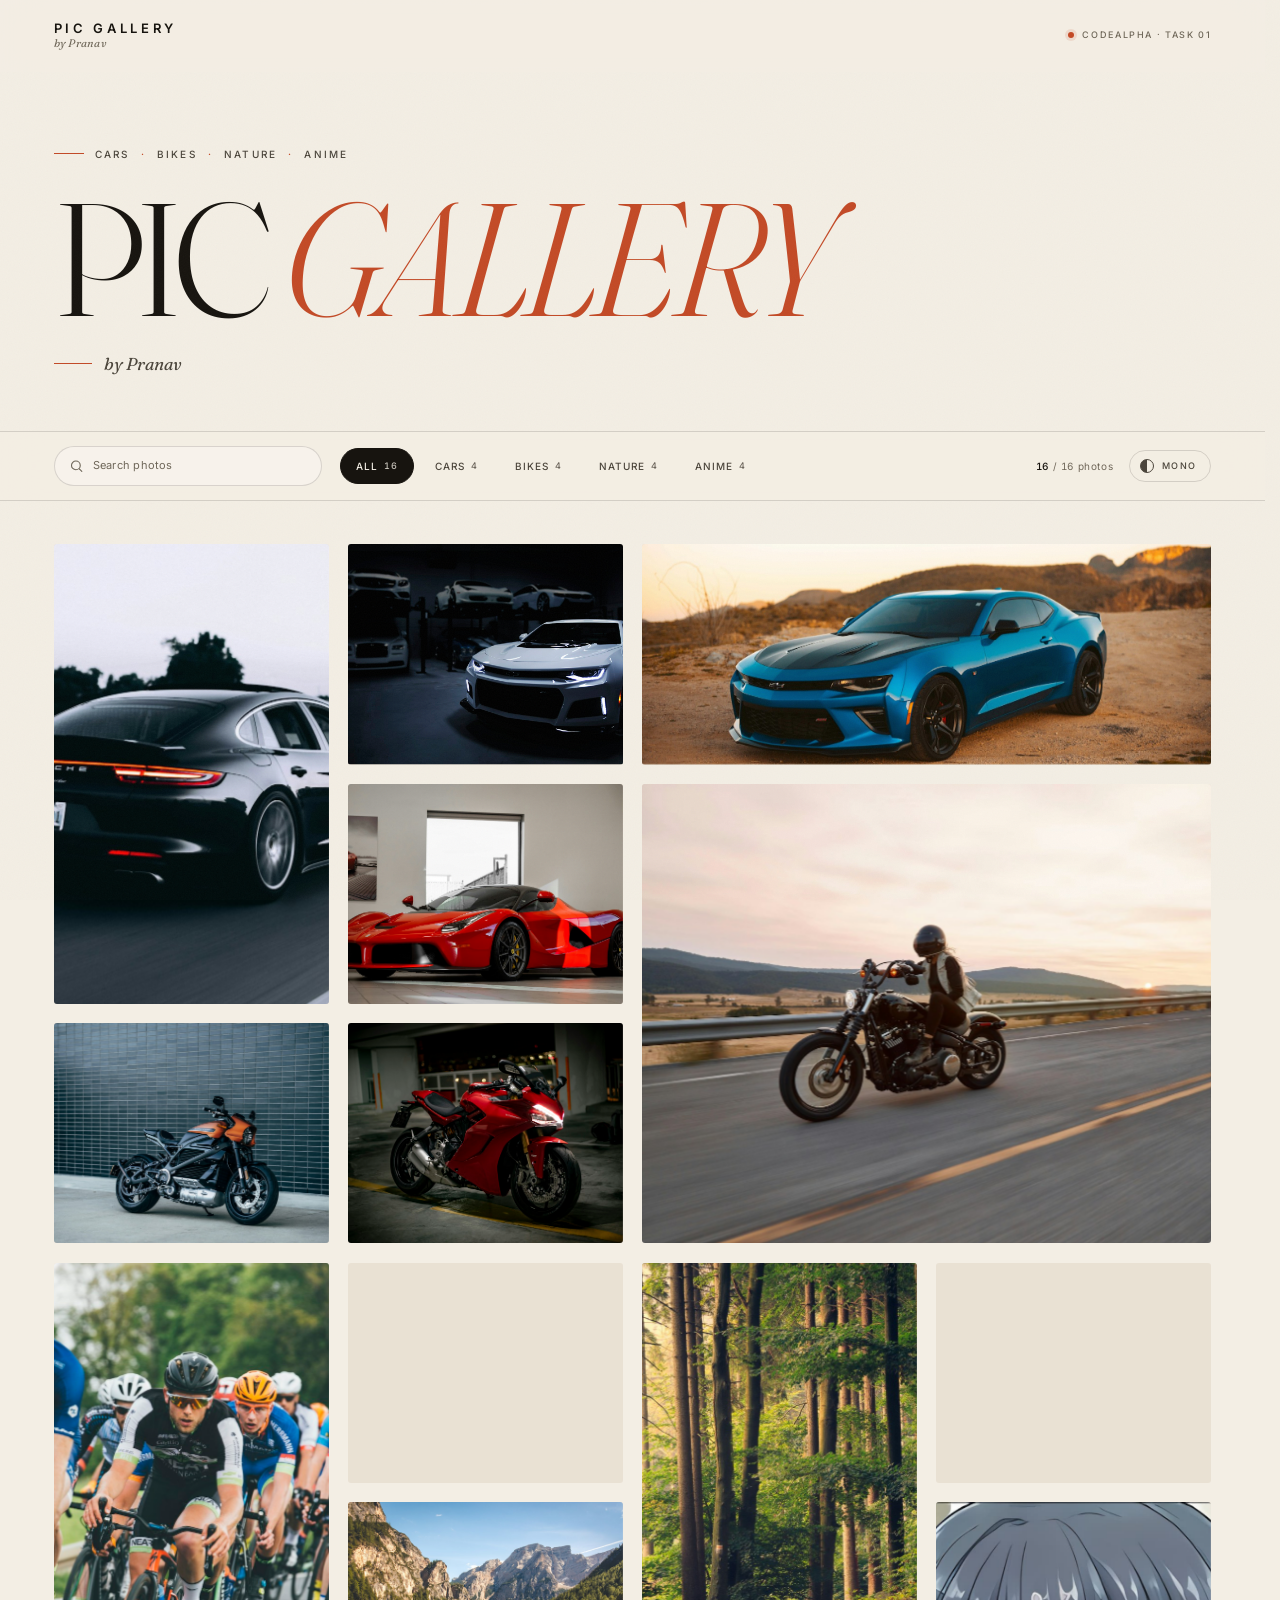
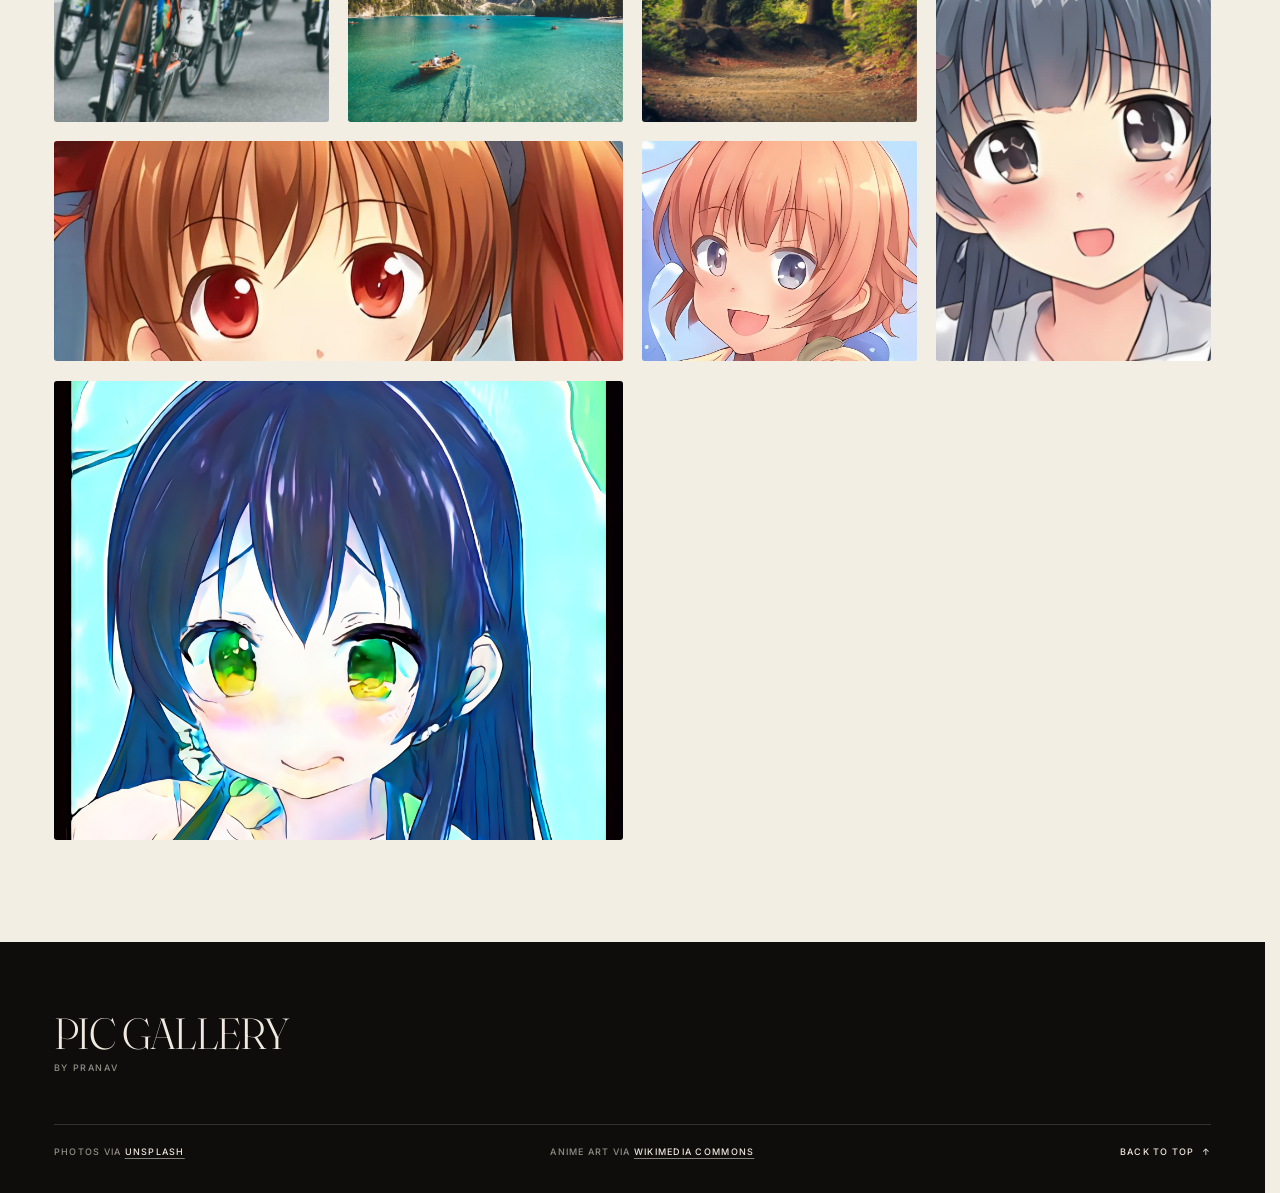
<file: index.html>
<!DOCTYPE html>
<html lang="en">
<head>
  <meta charset="UTF-8">
  <meta name="viewport" content="width=device-width, initial-scale=1">
  <meta name="description" content="PIC GALLERY by Pranav — a clean image gallery of cars, bikes, nature and anime. CodeAlpha Task 01.">
  <meta name="theme-color" content="#f3eee4">
  <title>PIC GALLERY — by Pranav</title>

  <link rel="icon" href="assets/favicon.svg" type="image/svg+xml">
  <link rel="preload" href="assets/fonts/fraunces-normal.woff2" as="font" type="font/woff2" crossorigin>
  <link rel="preload" href="assets/fonts/inter-normal.woff2" as="font" type="font/woff2" crossorigin>
  <link rel="stylesheet" href="css/style.css">
</head>
<body id="top">
  <a class="skip-link" href="#gallery">Skip to the gallery</a>

  <header class="site-header">
    <a class="brand" href="#top">
      <span class="brand__name">PIC GALLERY</span>
      <span class="brand__by">by Pranav</span>
    </a>
    <p class="header-meta">
      <span class="header-meta__dot" aria-hidden="true"></span>
      CodeAlpha · Task 01
    </p>
  </header>

  <main>
    <section class="hero" aria-labelledby="hero-title">
      <p class="eyebrow">Cars <span class="eyebrow__dot" aria-hidden="true">·</span> Bikes <span class="eyebrow__dot" aria-hidden="true">·</span> Nature <span class="eyebrow__dot" aria-hidden="true">·</span> Anime</p>
      <h1 class="hero__title" id="hero-title">PIC <em>GALLERY</em></h1>
      <p class="hero__by">by Pranav</p>
    </section>

    <section class="gallery" id="gallery" aria-labelledby="gallery-title">
      <h2 class="sr-only" id="gallery-title">Photo gallery</h2>

      <div class="toolbar">
        <div class="container toolbar__inner">
          <form class="search" id="searchForm" role="search" aria-label="Search photos">
            <span class="search__icon" aria-hidden="true">
              <svg width="15" height="15" viewBox="0 0 24 24" fill="none" stroke="currentColor" stroke-width="1.8" stroke-linecap="round"><circle cx="11" cy="11" r="7"/><path d="m16.5 16.5 4 4"/></svg>
            </span>
            <input
              class="search__input"
              id="searchInput"
              type="search"
              placeholder="Search photos"
              autocomplete="off"
              spellcheck="false"
              aria-label="Search photos by title, category or keyword"
            >
            <button class="search__clear" id="searchClear" type="button" aria-label="Clear search" hidden>
              <svg width="13" height="13" viewBox="0 0 24 24" fill="none" stroke="currentColor" stroke-width="1.8" stroke-linecap="round" aria-hidden="true"><path d="M5 5l14 14M19 5L5 19"/></svg>
            </button>
          </form>

          <div class="filters" id="filters" role="group" aria-label="Filter images by category">
            <button class="chip is-active" type="button" data-filter="all" aria-pressed="true">
              All <span class="chip__count">16</span>
            </button>
            <button class="chip" type="button" data-filter="cars" aria-pressed="false">
              Cars <span class="chip__count">4</span>
            </button>
            <button class="chip" type="button" data-filter="bikes" aria-pressed="false">
              Bikes <span class="chip__count">4</span>
            </button>
            <button class="chip" type="button" data-filter="nature" aria-pressed="false">
              Nature <span class="chip__count">4</span>
            </button>
            <button class="chip" type="button" data-filter="anime" aria-pressed="false">
              Anime <span class="chip__count">4</span>
            </button>
          </div>

          <div class="toolbar__end">
            <p class="frame-count">
              <span class="frame-count__current" id="visibleCount">16</span>
              <span class="frame-count__total"> / 16 photos</span>
            </p>
            <button class="mono" id="monoToggle" type="button" aria-pressed="false" aria-label="Toggle monochrome image filter">
              <span class="mono__dot" aria-hidden="true"></span>
              <span class="mono__text">Mono</span>
            </button>
          </div>
        </div>
      </div>

      <div class="container">
        <div class="grid" id="grid"></div>

        <div class="empty" id="emptyState" hidden>
          <span class="empty__icon" aria-hidden="true">
            <svg width="26" height="26" viewBox="0 0 24 24" fill="none" stroke="currentColor" stroke-width="1.4" stroke-linecap="round"><circle cx="11" cy="11" r="7"/><path d="m16.5 16.5 4 4"/></svg>
          </span>
          <p class="empty__title">No photos found</p>
          <p class="empty__text">Try a different word or category.</p>
          <button class="empty__reset" id="emptyReset" type="button">Clear search</button>
        </div>

        <p class="sr-only" id="searchStatus" aria-live="polite">16 photos</p>

        <noscript>
          <p class="no-js">This gallery is rendered with JavaScript. Please enable it to view the images.</p>
        </noscript>
      </div>
    </section>
  </main>

  <footer class="site-footer">
    <div class="footer__inner">
      <p class="footer__brand">PIC GALLERY<span>by Pranav</span></p>
      <div class="footer__row">
        <span>Photos via <a href="https://unsplash.com" target="_blank" rel="noopener noreferrer">Unsplash</a></span>
        <span>Anime art via <a href="https://commons.wikimedia.org" target="_blank" rel="noopener noreferrer">Wikimedia Commons</a></span>
        <a class="footer__top" href="#top">Back to top <span aria-hidden="true">↑</span></a>
      </div>
    </div>
  </footer>

  <!-- Lightbox -->
  <div class="lightbox" id="lightbox" role="dialog" aria-modal="true" aria-labelledby="lbTitle" hidden>
    <span class="lightbox__progress" aria-hidden="true"><span id="lbProgress"></span></span>

    <div class="lightbox__panel">
      <div class="lightbox__top">
        <div class="lightbox__id">
          <span class="lightbox__counter" id="lbCounter" aria-live="polite">01 / 16</span>
          <span class="lightbox__collection" id="lbCollection">Cars</span>
        </div>

        <p class="lightbox__hint">Use&nbsp;←&nbsp;→&nbsp;to browse&nbsp;·&nbsp;Esc&nbsp;to close</p>

        <button class="lightbox__close" id="lbClose" type="button" aria-label="Close image viewer">
          <svg width="17" height="17" viewBox="0 0 24 24" fill="none" stroke="currentColor" stroke-width="1.6" stroke-linecap="round" aria-hidden="true">
            <path d="M5 5l14 14M19 5L5 19"/>
          </svg>
        </button>
      </div>

      <div class="lightbox__viewer" id="lbViewer">
        <button class="lightbox__nav lightbox__nav--prev" id="lbPrev" type="button" aria-label="Previous image">
          <svg width="20" height="20" viewBox="0 0 24 24" fill="none" stroke="currentColor" stroke-width="1.5" stroke-linecap="round" stroke-linejoin="round" aria-hidden="true">
            <path d="M15 5l-7 7 7 7"/>
          </svg>
        </button>

        <figure class="lightbox__figure" id="lbFigure">
          <img class="lightbox__img" id="lbImage" alt="" draggable="false" decoding="async">
        </figure>

        <button class="lightbox__nav lightbox__nav--next" id="lbNext" type="button" aria-label="Next image">
          <svg width="20" height="20" viewBox="0 0 24 24" fill="none" stroke="currentColor" stroke-width="1.5" stroke-linecap="round" stroke-linejoin="round" aria-hidden="true">
            <path d="M9 5l7 7-7 7"/>
          </svg>
        </button>
      </div>

      <div class="lightbox__bottom">
        <div class="lightbox__info">
          <p class="lightbox__meta" id="lbMeta">Alps, Switzerland · 2026</p>
          <h2 class="lightbox__title" id="lbTitle">Night Drive</h2>
        </div>

        <div class="lightbox__film" id="lbFilm" role="group" aria-label="Images in this category"></div>
      </div>
    </div>
  </div>

  <script src="js/app.js"></script>
</body>
</html>
</file>
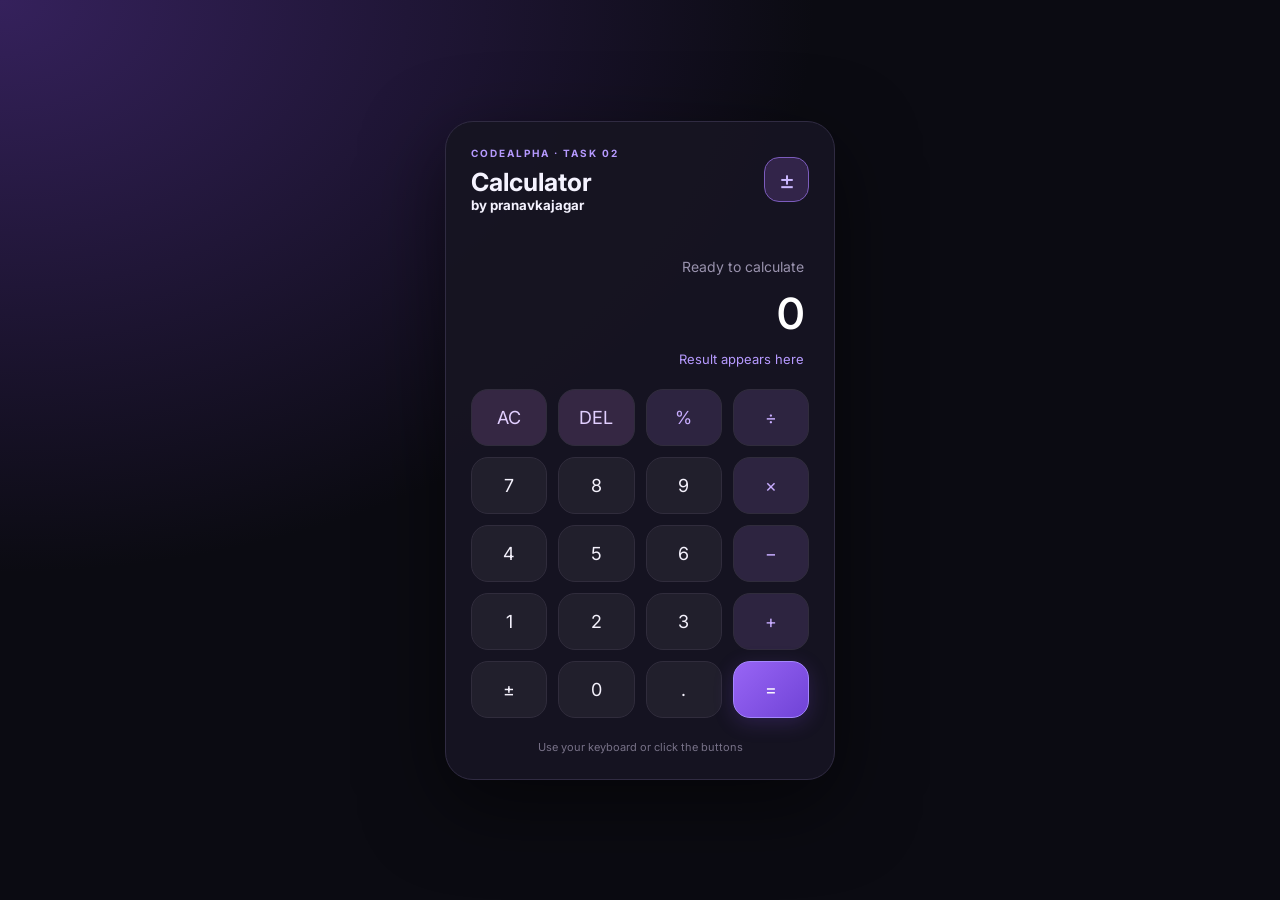
<file: Task-02-Calculator/index.html>
<!DOCTYPE html>
<html lang="en">
<head>
    <meta charset="UTF-8">
    <meta name="viewport" content="width=device-width, initial-scale=1.0">
    <title>Calculator | CodeAlpha Task 2</title>
    <link rel="stylesheet" href="style.css">
</head>
<body>
    <main class="calculator">
        <header class="header">
            <div>
                <p class="tag">CODEALPHA · TASK 02</p>
                <h1>Calculator</h1>
		<h5>by pranavkajagar</h5>
            </div>
            <div class="logo">±</div>
        </header>

        <section class="screen">
            <div id="expression" class="expression">Ready to calculate</div>
            <div id="display" class="display">0</div>
            <div id="result" class="result">Result appears here</div>
        </section>

        <section class="buttons">
            <button class="utility" data-action="clear">AC</button>
            <button class="utility" data-action="delete">DEL</button>
            <button class="operator" data-value="%">%</button>
            <button class="operator" data-value="/">÷</button>

            <button data-value="7">7</button>
            <button data-value="8">8</button>
            <button data-value="9">9</button>
            <button class="operator" data-value="*">×</button>

            <button data-value="4">4</button>
            <button data-value="5">5</button>
            <button data-value="6">6</button>
            <button class="operator" data-value="-">−</button>

            <button data-value="1">1</button>
            <button data-value="2">2</button>
            <button data-value="3">3</button>
            <button class="operator" data-value="+">+</button>

            <button data-action="sign">±</button>
            <button data-value="0">0</button>
            <button data-value=".">.</button>
            <button class="equals" data-action="equals">=</button>
        </section>

        <footer>Use your keyboard or click the buttons</footer>
    </main>

    <script src="script.js"></script>
</body>
</html>
</file>
<file: css/style.css>
/* =========================================================
   PIC GALLERY — by Pranav
   CodeAlpha · Task 01
   ========================================================= */

/* ---------- Fonts ---------- */
@font-face {
  font-family: "Fraunces";
  src: url("../assets/fonts/fraunces-normal.woff2") format("woff2");
  font-weight: 300 700;
  font-style: normal;
  font-display: swap;
}

@font-face {
  font-family: "Fraunces";
  src: url("../assets/fonts/fraunces-italic.woff2") format("woff2");
  font-weight: 300 700;
  font-style: italic;
  font-display: swap;
}

@font-face {
  font-family: "Inter";
  src: url("../assets/fonts/inter-normal.woff2") format("woff2");
  font-weight: 300 600;
  font-style: normal;
  font-display: swap;
}

/* ---------- Tokens ---------- */
:root {
  --paper: #f3eee4;
  --paper-soft: #e9e1d3;
  --ink: #17140f;
  --ink-2: #4b453b;
  --muted: #6f6759;
  --line: rgba(23, 20, 15, 0.14);
  --line-strong: rgba(23, 20, 15, 0.3);
  --accent: #c34a26;
  --accent-soft: #e9b7a4;
  --night: #0e0d0b;
  --cream: #efe9df;

  --header-h: 72px;
  --pad: clamp(20px, 4.2vw, 68px);
  --max: 1560px;
  --gap: clamp(12px, 1.5vw, 22px);
  --radius: 3px;

  --ease: cubic-bezier(0.25, 0.7, 0.3, 1);
  --ease-out: cubic-bezier(0.16, 1, 0.3, 1);

  --serif: "Fraunces", "Iowan Old Style", "Palatino Linotype", Georgia, serif;
  --sans: "Inter", -apple-system, BlinkMacSystemFont, "Segoe UI", Helvetica, Arial, sans-serif;
}

/* ---------- Reset ---------- */
*,
*::before,
*::after {
  box-sizing: border-box;
}

* {
  margin: 0;
  padding: 0;
}

html {
  scroll-behavior: smooth;
  scrollbar-gutter: stable;
  -webkit-text-size-adjust: 100%;
}

body {
  background: var(--paper);
  color: var(--ink);
  font-family: var(--sans);
  font-size: 16px;
  font-weight: 400;
  line-height: 1.6;
  -webkit-font-smoothing: antialiased;
  -moz-osx-font-smoothing: grayscale;
  overflow-x: hidden;
}

body.is-locked {
  overflow: hidden;
}

img {
  display: block;
  max-width: 100%;
}

button,
input {
  font: inherit;
  color: inherit;
}

button {
  background: none;
  border: 0;
}

a {
  color: inherit;
}

h1,
h2,
h3 {
  font-weight: inherit;
}

[hidden] {
  display: none !important;
}

::selection {
  background: var(--accent);
  color: #fff;
}

:focus-visible {
  outline: 2px solid var(--accent);
  outline-offset: 3px;
}

/* Very subtle film grain over the whole page */
body::after {
  content: "";
  position: fixed;
  inset: 0;
  z-index: 2;
  pointer-events: none;
  opacity: 0.032;
  background-image: url("data:image/svg+xml,%3Csvg xmlns='http://www.w3.org/2000/svg' width='220' height='220'%3E%3Cfilter id='n'%3E%3CfeTurbulence type='fractalNoise' baseFrequency='0.82' numOctaves='3' stitchTiles='stitch'/%3E%3C/filter%3E%3Crect width='100%25' height='100%25' filter='url(%23n)'/%3E%3C/svg%3E");
}

/* ---------- Utilities ---------- */
.container {
  width: 100%;
  max-width: var(--max);
  margin-inline: auto;
  padding-inline: var(--pad);
}

.sr-only {
  position: absolute;
  width: 1px;
  height: 1px;
  padding: 0;
  margin: -1px;
  overflow: hidden;
  clip: rect(0 0 0 0);
  white-space: nowrap;
  border: 0;
}

.skip-link {
  position: fixed;
  top: -70px;
  left: var(--pad);
  z-index: 2000;
  padding: 11px 18px;
  background: var(--ink);
  color: var(--paper);
  font-size: 12px;
  letter-spacing: 0.08em;
  text-decoration: none;
  transition: top 0.25s var(--ease);
}

.skip-link:focus {
  top: 14px;
}

.eyebrow {
  display: flex;
  align-items: center;
  gap: 11px;
  font-size: 10px;
  font-weight: 500;
  letter-spacing: 0.22em;
  line-height: 1;
  text-transform: uppercase;
  color: var(--ink-2);
}

.eyebrow::before {
  content: "";
  width: 30px;
  height: 1px;
  background: var(--accent);
}

.eyebrow__dot {
  color: var(--accent);
}

/* ---------- Header ---------- */
.site-header {
  position: sticky;
  top: 0;
  z-index: 100;
  display: grid;
  grid-template-columns: 1fr auto;
  align-items: center;
  height: var(--header-h);
  padding-inline: var(--pad);
  background: rgba(243, 238, 228, 0.78);
  border-bottom: 1px solid transparent;
  -webkit-backdrop-filter: blur(18px) saturate(150%);
  backdrop-filter: blur(18px) saturate(150%);
  transition: background 0.35s var(--ease), border-color 0.35s var(--ease);
}

.site-header.is-scrolled {
  background: rgba(243, 238, 228, 0.92);
  border-bottom-color: var(--line);
}

.brand {
  justify-self: start;
  display: flex;
  flex-direction: column;
  gap: 3px;
  line-height: 1;
  text-decoration: none;
  transition: opacity 0.3s ease;
}

.brand:hover {
  opacity: 0.65;
}

.brand__name {
  font-size: 13px;
  font-weight: 600;
  letter-spacing: 0.28em;
}

.brand__by {
  font-family: var(--serif);
  font-size: 11px;
  font-style: italic;
  letter-spacing: 0.02em;
  color: var(--muted);
}

.header-meta {
  justify-self: end;
  display: flex;
  align-items: center;
  gap: 8px;
  font-size: 9px;
  font-weight: 500;
  letter-spacing: 0.18em;
  text-transform: uppercase;
  color: var(--muted);
  white-space: nowrap;
}

.header-meta__dot {
  width: 6px;
  height: 6px;
  border-radius: 50%;
  background: var(--accent);
  box-shadow: 0 0 0 3px rgba(195, 74, 38, 0.13);
}

.header-meta__sep {
  opacity: 0.5;
}

/* ---------- Hero ---------- */
.hero {
  width: 100%;
  max-width: var(--max);
  margin-inline: auto;
  padding: clamp(40px, 6vw, 86px) var(--pad) clamp(34px, 4.6vw, 62px);
}

.hero .eyebrow {
  animation: rise-in 0.8s var(--ease-out) both;
}

.hero__title {
  margin: clamp(18px, 2.6vw, 32px) 0 0;
  font-family: var(--serif);
  font-size: clamp(3.3rem, 12.5vw, 11rem);
  font-weight: 300;
  font-variation-settings: "opsz" 144;
  letter-spacing: -0.055em;
  line-height: 0.85;
  animation: rise-in 1s var(--ease-out) 0.06s both;
}

.hero__title em {
  color: var(--accent);
  font-weight: 300;
  font-style: italic;
  letter-spacing: -0.04em;
}

.hero__by {
  display: flex;
  align-items: center;
  gap: 12px;
  margin-top: clamp(18px, 2.4vw, 28px);
  font-family: var(--serif);
  font-size: clamp(1rem, 1.35vw, 1.25rem);
  font-style: italic;
  line-height: 1;
  color: var(--ink-2);
  animation: rise-in 1s var(--ease-out) 0.14s both;
}

.hero__by::before {
  content: "";
  width: clamp(24px, 3vw, 40px);
  height: 1px;
  background: var(--accent);
}

/* ---------- Gallery ---------- */
.gallery {
  scroll-margin-top: calc(var(--header-h) + 84px);
}

/* ---------- Filter toolbar ---------- */
.toolbar {
  position: sticky;
  top: var(--header-h);
  z-index: 90;
  background: rgba(243, 238, 228, 0.9);
  border-block: 1px solid var(--line);
  -webkit-backdrop-filter: blur(18px) saturate(150%);
  backdrop-filter: blur(18px) saturate(150%);
}

.toolbar__inner {
  display: grid;
  grid-template-columns: minmax(190px, 268px) minmax(0, 1fr) auto;
  align-items: center;
  gap: 18px;
  min-height: 68px;
}

.search {
  position: relative;
  display: flex;
  align-items: center;
  min-width: 0;
  border: 1px solid var(--line);
  border-radius: 999px;
  background: rgba(255, 255, 255, 0.28);
  transition: border-color 0.3s ease, background 0.3s ease,
    box-shadow 0.3s ease;
}

.search:focus-within {
  border-color: var(--ink);
  background: var(--paper);
  box-shadow: 0 0 0 3px rgba(195, 74, 38, 0.1);
}

.search__icon {
  position: absolute;
  top: 50%;
  left: 14px;
  display: grid;
  color: var(--muted);
  pointer-events: none;
  transform: translateY(-50%);
}

.search__input {
  width: 100%;
  min-width: 0;
  padding: 10px 42px 10px 38px;
  border: 0;
  outline: 0;
  background: transparent;
  font-size: 11px;
  letter-spacing: 0.02em;
  color: var(--ink);
}

.search__input::placeholder {
  color: var(--muted);
  opacity: 1;
}

.search__input::-webkit-search-cancel-button {
  -webkit-appearance: none;
  appearance: none;
}

.search__clear {
  position: absolute;
  top: 50%;
  right: 6px;
  display: grid;
  place-items: center;
  width: 28px;
  height: 28px;
  border-radius: 50%;
  color: var(--muted);
  cursor: pointer;
  transform: translateY(-50%);
  transition: background 0.25s ease, color 0.25s ease;
}

.search__clear:hover {
  background: var(--ink);
  color: var(--paper);
}

.filters {
  display: flex;
  gap: 5px;
  overflow-x: auto;
  padding-block: 10px;
  scrollbar-width: none;
  -ms-overflow-style: none;
}

.filters::-webkit-scrollbar {
  display: none;
}

.chip {
  flex: none;
  display: inline-flex;
  align-items: center;
  gap: 6px;
  padding: 9px 15px;
  border: 1px solid transparent;
  border-radius: 999px;
  font-size: 10px;
  font-weight: 500;
  letter-spacing: 0.1em;
  text-transform: uppercase;
  white-space: nowrap;
  color: var(--ink-2);
  cursor: pointer;
  transition: background 0.28s var(--ease), color 0.28s var(--ease),
    border-color 0.28s var(--ease);
}

.chip:hover {
  background: rgba(23, 20, 15, 0.06);
  color: var(--ink);
}

.chip.is-active {
  background: var(--ink);
  border-color: var(--ink);
  color: var(--paper);
}

.chip__count {
  font-size: 0.9em;
  font-variant-numeric: tabular-nums;
  opacity: 0.8;
}

.chip.is-active .chip__count {
  opacity: 0.8;
}

.toolbar__end {
  flex: none;
  display: flex;
  align-items: center;
  gap: 16px;
}

.frame-count {
  font-size: 10px;
  letter-spacing: 0.06em;
  color: var(--muted);
  font-variant-numeric: tabular-nums;
  white-space: nowrap;
}

.frame-count__current {
  color: var(--ink);
  font-weight: 500;
}

.frame-count__total {
  color: var(--muted);
}

.mono {
  display: inline-flex;
  align-items: center;
  gap: 8px;
  padding: 8px 14px 8px 10px;
  border: 1px solid var(--line);
  border-radius: 999px;
  font-size: 9px;
  font-weight: 500;
  letter-spacing: 0.14em;
  text-transform: uppercase;
  color: var(--ink-2);
  cursor: pointer;
  transition: color 0.3s ease, border-color 0.3s ease, background 0.3s ease;
}

.mono:hover {
  border-color: var(--ink);
  color: var(--ink);
}

.mono__dot {
  width: 14px;
  height: 14px;
  border: 1px solid currentColor;
  border-radius: 50%;
  background: linear-gradient(90deg, currentColor 50%, transparent 50%);
  transition: transform 0.45s var(--ease), background 0.3s ease;
}

.mono[aria-pressed="true"] {
  border-color: var(--accent);
  color: var(--accent);
  background: rgba(195, 74, 38, 0.07);
}

.mono[aria-pressed="true"] .mono__dot {
  transform: rotate(180deg);
}

/* ---------- Photo grid ---------- */
.grid {
  display: grid;
  grid-template-columns: repeat(4, minmax(0, 1fr));
  grid-auto-rows: clamp(190px, 17.2vw, 272px);
  grid-auto-flow: dense;
  gap: var(--gap);
  padding-block: clamp(28px, 3.4vw, 46px) clamp(64px, 8vw, 120px);
  transition: opacity 0.22s ease, transform 0.22s ease;
}

.grid.is-filtering {
  opacity: 0;
  transform: translateY(8px);
}

.grid.is-filtered .card {
  grid-column: span 1;
  grid-row: span 1;
}

.card {
  position: relative;
  min-width: 0;
  opacity: 0;
  transform: translateY(26px);
  transition: opacity 0.8s var(--ease-out) var(--delay, 0ms),
    transform 0.8s var(--ease-out) var(--delay, 0ms);
}

.card.is-visible {
  opacity: 1;
  transform: none;
}

.card--tall {
  grid-row: span 2;
}

.card--wide {
  grid-column: span 2;
}

.card--feature {
  grid-column: span 2;
  grid-row: span 2;
}

.card__hit {
  position: relative;
  display: block;
  width: 100%;
  height: 100%;
  padding: 0;
  overflow: hidden;
  border-radius: var(--radius);
  background: var(--paper-soft);
  text-align: left;
  color: #fff;
  cursor: pointer;
  isolation: isolate;
}

.card__hit:focus-visible {
  outline: 2px solid var(--accent);
  outline-offset: 3px;
}

.card__img {
  width: 100%;
  height: 100%;
  object-fit: cover;
  transform: scale(1.002);
  transition: transform 1.15s var(--ease-out), filter 0.55s ease;
  will-change: transform;
}

.card__hit:hover .card__img,
.card__hit:focus-visible .card__img {
  transform: scale(1.065);
}

.card__shade {
  position: absolute;
  inset: 0;
  z-index: 1;
  background: linear-gradient(
    to top,
    rgba(10, 9, 7, 0.82) 0%,
    rgba(10, 9, 7, 0.32) 34%,
    rgba(10, 9, 7, 0) 66%
  );
  opacity: 0;
  transition: opacity 0.5s var(--ease);
}

.card__hit:hover .card__shade,
.card__hit:focus-visible .card__shade {
  opacity: 1;
}

.card__index {
  position: absolute;
  top: 12px;
  left: 12px;
  z-index: 2;
  padding: 5px 7px;
  border-radius: 2px;
  background: rgba(10, 9, 7, 0.28);
  -webkit-backdrop-filter: blur(8px);
  backdrop-filter: blur(8px);
  font-size: 9px;
  font-weight: 500;
  letter-spacing: 0.12em;
  line-height: 1;
  font-variant-numeric: tabular-nums;
  color: rgba(255, 255, 255, 0.92);
  opacity: 0;
  transform: translateY(-5px);
  transition: opacity 0.4s var(--ease), transform 0.4s var(--ease);
}

.card__hit:hover .card__index,
.card__hit:focus-visible .card__index {
  opacity: 1;
  transform: none;
}

.card__body {
  position: absolute;
  right: 18px;
  bottom: 17px;
  left: 18px;
  z-index: 2;
  display: flex;
  flex-direction: column;
  gap: 5px;
  opacity: 0;
  transform: translateY(12px);
  transition: opacity 0.5s var(--ease-out), transform 0.5s var(--ease-out);
}

.card__hit:hover .card__body,
.card__hit:focus-visible .card__body {
  opacity: 1;
  transform: none;
}

.card__cat {
  font-size: 8.5px;
  font-weight: 500;
  letter-spacing: 0.2em;
  line-height: 1;
  text-transform: uppercase;
  color: var(--accent-soft);
}

.card__title {
  font-family: var(--serif);
  font-size: clamp(1.15rem, 1.65vw, 1.6rem);
  font-weight: 300;
  font-variation-settings: "opsz" 72;
  letter-spacing: -0.015em;
  line-height: 1.08;
  color: #fff;
}

.card__view {
  position: absolute;
  top: 12px;
  right: 12px;
  z-index: 2;
  display: inline-flex;
  align-items: center;
  gap: 7px;
  padding: 8px 11px;
  border-radius: 999px;
  background: rgba(243, 238, 228, 0.94);
  font-size: 8.5px;
  font-weight: 500;
  letter-spacing: 0.16em;
  line-height: 1;
  text-transform: uppercase;
  color: var(--ink);
  opacity: 0;
  transform: translateY(-6px) scale(0.96);
  transition: opacity 0.4s var(--ease-out), transform 0.45s var(--ease-out);
}

.card__hit:hover .card__view,
.card__hit:focus-visible .card__view {
  opacity: 1;
  transform: none;
}

/* Touch devices: reveal captions without a hover state */
@media (hover: none) {
  .card__shade {
    background: linear-gradient(
      to top,
      rgba(10, 9, 7, 0.84) 0%,
      rgba(10, 9, 7, 0.2) 42%,
      rgba(10, 9, 7, 0) 68%
    );
    opacity: 1;
  }

  .card__body {
    opacity: 1;
    transform: none;
  }

  .card__index {
    opacity: 1;
    transform: none;
  }
}

/* Monochrome mode */
body.is-mono .card__img,
body.is-mono .lightbox__img,
body.is-mono .lightbox__thumb img {
  filter: grayscale(1) contrast(1.06) brightness(0.98);
}

/* ---------- Footer ---------- */
.site-footer {
  position: relative;
  z-index: 1;
  padding: clamp(42px, 5.4vw, 72px) var(--pad) clamp(24px, 3vw, 34px);
  background: var(--night);
  color: var(--cream);
}

.footer__inner {
  width: 100%;
  max-width: var(--max);
  margin-inline: auto;
  display: flex;
  flex-direction: column;
  gap: clamp(30px, 4.4vw, 52px);
}

.footer__brand {
  font-family: var(--serif);
  font-size: clamp(1.9rem, 3.4vw, 3rem);
  font-weight: 300;
  font-variation-settings: "opsz" 96;
  letter-spacing: -0.03em;
  line-height: 1;
}

.footer__brand span {
  display: block;
  margin-top: 8px;
  font-family: var(--sans);
  font-size: 9px;
  font-weight: 500;
  font-style: normal;
  letter-spacing: 0.18em;
  text-transform: uppercase;
  color: rgba(243, 238, 228, 0.58);
}

.footer__row {
  display: flex;
  align-items: center;
  justify-content: space-between;
  gap: 24px;
  padding-top: 20px;
  border-top: 1px solid rgba(243, 238, 228, 0.16);
  font-size: 9px;
  font-weight: 500;
  letter-spacing: 0.14em;
  text-transform: uppercase;
  color: rgba(243, 238, 228, 0.58);
}

.footer__row a {
  color: var(--cream);
  text-decoration: none;
  transition: color 0.3s ease;
}

.footer__row a:hover {
  color: var(--accent-soft);
}

.footer__row span a {
  text-decoration: underline;
  text-decoration-thickness: 1px;
  text-underline-offset: 3px;
  text-decoration-color: rgba(243, 238, 228, 0.5);
}

.footer__top span {
  display: inline-block;
  margin-left: 4px;
  transition: transform 0.35s var(--ease);
}

.footer__top:hover span {
  transform: translateY(-3px);
}

.no-js {
  padding: 40px 0 100px;
  font-size: 0.95rem;
  color: var(--muted);
}

/* ---------- Empty search state ---------- */
.empty {
  display: flex;
  flex-direction: column;
  align-items: center;
  justify-content: center;
  gap: 8px;
  padding: clamp(56px, 9vw, 120px) 20px clamp(80px, 12vw, 150px);
  text-align: center;
}

.empty__icon {
  display: grid;
  place-items: center;
  width: 58px;
  height: 58px;
  margin-bottom: 6px;
  border: 1px solid var(--line);
  border-radius: 50%;
  color: var(--muted);
}

.empty__title {
  font-family: var(--serif);
  font-size: clamp(1.6rem, 2.6vw, 2.2rem);
  font-weight: 300;
  letter-spacing: -0.02em;
  line-height: 1;
}

.empty__text {
  font-size: 0.875rem;
  color: var(--muted);
}

.empty__reset {
  margin-top: 14px;
  padding: 10px 18px;
  border: 1px solid var(--line-strong);
  border-radius: 999px;
  font-size: 9px;
  font-weight: 500;
  letter-spacing: 0.14em;
  text-transform: uppercase;
  cursor: pointer;
  transition: background 0.3s var(--ease), border-color 0.3s var(--ease),
    color 0.3s var(--ease);
}

.empty__reset:hover {
  border-color: var(--ink);
  background: var(--ink);
  color: var(--paper);
}

/* ---------- Lightbox ---------- */
.lightbox {
  position: fixed;
  inset: 0;
  z-index: 1000;
  color: var(--cream);
  background: rgba(11, 10, 8, 0.965);
  -webkit-backdrop-filter: blur(22px);
  backdrop-filter: blur(22px);
  opacity: 0;
  overflow: hidden;
  transition: opacity 0.3s var(--ease);
}

.lightbox.is-open {
  opacity: 1;
}

.lightbox__progress {
  position: absolute;
  top: 0;
  right: 0;
  left: 0;
  z-index: 3;
  height: 2px;
  background: rgba(243, 238, 228, 0.1);
}

.lightbox__progress span {
  display: block;
  width: 0;
  height: 100%;
  background: var(--accent);
  transition: width 0.55s var(--ease-out);
}

.lightbox__panel {
  display: grid;
  grid-template-columns: minmax(0, 1fr);
  grid-template-rows: auto minmax(0, 1fr) auto;
  width: 100%;
  height: 100%;
  padding: clamp(14px, 2.2vw, 28px) clamp(14px, 3vw, 46px) clamp(14px, 2.2vw, 26px);
  transform: translateY(12px) scale(0.995);
  transition: transform 0.45s var(--ease-out);
}

.lightbox.is-open .lightbox__panel {
  transform: none;
}

.lightbox__top {
  display: flex;
  align-items: center;
  justify-content: space-between;
  gap: 20px;
  padding-bottom: clamp(8px, 1.4vw, 14px);
}

.lightbox__id {
  display: flex;
  align-items: center;
  gap: 14px;
}

.lightbox__counter {
  font-size: 10px;
  font-weight: 500;
  letter-spacing: 0.16em;
  color: rgba(243, 238, 228, 0.68);
  font-variant-numeric: tabular-nums;
}

.lightbox__collection {
  padding: 5px 10px;
  border: 1px solid rgba(233, 183, 164, 0.28);
  border-radius: 999px;
  font-size: 8.5px;
  font-weight: 500;
  letter-spacing: 0.2em;
  line-height: 1;
  text-transform: uppercase;
  color: var(--accent-soft);
}

.lightbox__hint {
  font-size: 9px;
  font-weight: 500;
  letter-spacing: 0.16em;
  text-transform: uppercase;
  color: rgba(243, 238, 228, 0.55);
}

.lightbox__close {
  display: grid;
  flex: none;
  place-items: center;
  width: 42px;
  height: 42px;
  border: 1px solid rgba(243, 238, 228, 0.2);
  border-radius: 50%;
  color: var(--cream);
  cursor: pointer;
  transition: background 0.35s var(--ease), border-color 0.35s var(--ease),
    color 0.35s var(--ease), transform 0.45s var(--ease);
}

.lightbox__close:hover {
  background: var(--accent);
  border-color: var(--accent);
  color: #fff;
  transform: rotate(90deg);
}

.lightbox__viewer {
  position: relative;
  display: grid;
  grid-template-columns: auto minmax(0, 1fr) auto;
  align-items: center;
  gap: clamp(4px, 1.5vw, 22px);
  min-width: 0;
  min-height: 0;
}

.lightbox__viewer > * {
  min-height: 0;
}

.lightbox__figure {
  display: flex;
  align-items: center;
  justify-content: center;
  height: 100%;
  max-height: 100%;
  margin: 0;
  overflow: hidden;
  touch-action: pan-y;
  transition: transform 0.35s var(--ease);
}

.lightbox__figure.is-dragging {
  transition: none;
}

.lightbox__img {
  width: auto;
  height: auto;
  max-width: 100%;
  max-height: 100%;
  border-radius: 2px;
  object-fit: contain;
  box-shadow: 0 32px 90px rgba(0, 0, 0, 0.55);
  cursor: grab;
  user-select: none;
  -webkit-user-drag: none;
  transition: opacity 0.32s ease, transform 0.55s var(--ease-out),
    filter 0.55s ease;
}

.lightbox__figure.is-swapping .lightbox__img {
  opacity: 0;
  transform: scale(0.985);
}

.lightbox__nav {
  display: grid;
  place-items: center;
  width: 46px;
  height: 46px;
  border: 1px solid rgba(243, 238, 228, 0.18);
  border-radius: 50%;
  color: var(--cream);
  background: rgba(243, 238, 228, 0.04);
  cursor: pointer;
  transition: background 0.3s var(--ease), color 0.3s var(--ease),
    border-color 0.3s var(--ease), transform 0.3s var(--ease);
}

.lightbox__nav:hover {
  background: var(--cream);
  border-color: var(--cream);
  color: var(--ink);
  transform: scale(1.05);
}

.lightbox__bottom {
  display: flex;
  align-items: flex-end;
  justify-content: space-between;
  gap: clamp(20px, 4vw, 64px);
  min-width: 0;
  margin-top: clamp(8px, 1.2vw, 16px);
  padding-top: clamp(12px, 1.8vw, 18px);
  border-top: 1px solid rgba(243, 238, 228, 0.12);
}

.lightbox__info {
  flex: none;
  min-width: 0;
}

.lightbox__meta {
  margin-bottom: 7px;
  font-size: 9px;
  font-weight: 500;
  letter-spacing: 0.18em;
  line-height: 1.4;
  text-transform: uppercase;
  color: rgba(243, 238, 228, 0.58);
}

.lightbox__title {
  font-family: var(--serif);
  font-size: clamp(1.5rem, 2.7vw, 2.7rem);
  font-weight: 300;
  font-variation-settings: "opsz" 96;
  letter-spacing: -0.025em;
  line-height: 1;
}

.lightbox__film {
  display: flex;
  gap: 8px;
  max-width: min(58%, 760px);
  min-width: 0;
  flex: 0 1 auto;
  padding: 3px 3px 8px;
  overflow-x: auto;
  scrollbar-width: thin;
  scrollbar-color: rgba(243, 238, 228, 0.22) transparent;
}

.lightbox__film::-webkit-scrollbar {
  height: 4px;
}

.lightbox__film::-webkit-scrollbar-thumb {
  background: rgba(243, 238, 228, 0.22);
  border-radius: 999px;
}

.lightbox__thumb {
  flex: none;
  width: 64px;
  height: 44px;
  padding: 0;
  overflow: hidden;
  border: 1px solid transparent;
  border-radius: 2px;
  background: #222;
  opacity: 0.38;
  cursor: pointer;
  transition: opacity 0.3s ease, border-color 0.3s ease,
    transform 0.3s var(--ease);
}

.lightbox__thumb img {
  width: 100%;
  height: 100%;
  object-fit: cover;
  transition: filter 0.5s ease;
}

.lightbox__thumb:hover {
  opacity: 0.8;
}

.lightbox__thumb[aria-current="true"] {
  border-color: var(--accent-soft);
  box-shadow: 0 0 0 1px var(--accent-soft);
  opacity: 1;
}

/* ---------- Animations ---------- */
@keyframes rise-in {
  from {
    opacity: 0;
    transform: translateY(26px);
  }
  to {
    opacity: 1;
    transform: none;
  }
}

/* ---------- Responsive ---------- */
@media (max-width: 1180px) {
  .grid {
    grid-template-columns: repeat(3, minmax(0, 1fr));
  }

  .lightbox__film {
    max-width: 50%;
  }
}

@media (max-width: 980px) {
  .toolbar__inner {
    grid-template-columns: minmax(0, 1fr) auto;
    grid-template-areas:
      "search end"
      "filters filters";
    gap: 0 16px;
    padding-block: 12px 4px;
  }

  .search {
    grid-area: search;
  }

  .filters {
    grid-area: filters;
    padding-block: 2px 8px;
  }

  .toolbar__end {
    grid-area: end;
  }

  .gallery {
    scroll-margin-top: calc(var(--header-h) + 120px);
  }
}

@media (max-width: 900px) {
  .lightbox__hint {
    display: none;
  }

  .lightbox__film {
    max-width: 44%;
  }
}

@media (max-width: 760px) {
  :root {
    --header-h: 60px;
  }

  .search__input {
    font-size: 16px;
  }

  .grid {
    grid-template-columns: repeat(2, minmax(0, 1fr));
    grid-auto-rows: clamp(150px, 31vw, 220px);
  }

  .lightbox__panel {
    padding: 12px 12px 14px;
  }

  .lightbox__viewer {
    grid-template-columns: minmax(0, 1fr);
  }

  .lightbox__nav {
    position: absolute;
    top: 50%;
    z-index: 2;
    width: 42px;
    height: 42px;
    background: rgba(11, 10, 8, 0.52);
    -webkit-backdrop-filter: blur(8px);
    backdrop-filter: blur(8px);
    transform: translateY(-50%);
  }

  .lightbox__nav--prev {
    left: 6px;
  }

  .lightbox__nav--next {
    right: 6px;
  }

  .lightbox__nav:hover {
    transform: translateY(-50%);
  }

  .lightbox__bottom {
    flex-direction: column;
    align-items: stretch;
    gap: 12px;
  }

  .lightbox__film {
    max-width: 100%;
    width: 100%;
  }

  .lightbox__thumb {
    width: 52px;
    height: 36px;
  }

  .lightbox__title {
    font-size: 1.45rem;
  }

  .lightbox__meta {
    font-size: 8px;
  }

  .footer__row {
    align-items: flex-start;
    flex-direction: column;
    gap: 12px;
  }

  .footer__top {
    align-self: flex-start;
  }
}

@media (max-width: 620px) {
  .header-meta {
    font-size: 8px;
  }

  .hero {
    padding-top: 34px;
  }

  .hero__title {
    font-size: clamp(3rem, 13vw, 4.8rem);
    line-height: 0.9;
  }

  .toolbar__inner {
    gap: 0 10px;
    min-height: 0;
    padding-block: 9px 3px;
  }

  .filters {
    padding-block: 2px 7px;
  }

  .frame-count {
    display: none;
  }

  .mono {
    padding: 8px 11px 8px 9px;
    gap: 7px;
    font-size: 8px;
  }

  .mono__dot {
    width: 15px;
    height: 15px;
  }

  .chip {
    padding: 8px 12px;
    font-size: 9px;
  }

  .grid {
    padding-top: 20px;
    gap: 10px;
  }

  .card__body {
    right: 13px;
    bottom: 12px;
    left: 13px;
  }

  .card__title {
    font-size: 1.1rem;
  }

  .card__view {
    display: none;
  }
}

@media (max-width: 520px) {
  .grid {
    grid-template-columns: minmax(0, 1fr);
    grid-auto-rows: auto;
  }

  .card,
  .card--tall,
  .card--wide,
  .card--feature,
  .grid.is-filtered .card {
    grid-column: auto;
    grid-row: auto;
    aspect-ratio: 4 / 3;
  }

  .hero__title {
    font-size: clamp(2.7rem, 14vw, 4rem);
  }
}

@media (max-height: 680px) {
  .lightbox__film {
    display: none;
  }

  .lightbox__title {
    font-size: 1.35rem;
  }

  .lightbox__meta {
    margin-bottom: 4px;
  }
}

/* ---------- Reduced motion ---------- */
@media (prefers-reduced-motion: reduce) {
  html {
    scroll-behavior: auto;
  }

  *,
  *::before,
  *::after {
    animation-duration: 0.01ms !important;
    animation-iteration-count: 1 !important;
    transition-duration: 0.01ms !important;
    scroll-behavior: auto !important;
  }

  .card {
    opacity: 1;
    transform: none;
  }

  .lightbox__panel,
  .lightbox__img {
    transform: none !important;
  }
}
</file>
<file: Task-02-Calculator/style.css>
@import url('https://fonts.googleapis.com/css2?family=Inter:wght@400;500;600;700;800&display=swap');

* {
    margin: 0;
    padding: 0;
    box-sizing: border-box;
}

body {
    min-height: 100vh;
    display: flex;
    justify-content: center;
    align-items: center;
    padding: 20px;
    font-family: 'Inter', sans-serif;
    color: #f5f3ff;
    background:
        radial-gradient(ellipse at top left, #35215c 0%, transparent 45%),
        #0b0b12;
}

.calculator {
    width: 100%;
    max-width: 390px;
    padding: 25px;
    border: 1px solid #302b42;
    border-radius: 28px;
    background: rgba(22, 20, 34, 0.96);
    box-shadow: 0 25px 80px #0008;
}

.header {
    display: flex;
    align-items: center;
    justify-content: space-between;
    margin-bottom: 25px;
}

.tag {
    margin-bottom: 8px;
    color: #b69aff;
    font-size: 10px;
    font-weight: 700;
    letter-spacing: 2px;
}

h1 {
    font-size: 25px;
    font-weight: 700;
}

.logo {
    display: grid;
    place-items: center;
    width: 45px;
    height: 45px;
    border: 1px solid #7c5cbd;
    border-radius: 15px;
    color: #cbb8ff;
    background: #322449;
    font-size: 25px;
}

.screen {
    min-width: 0;
    min-height: 150px;
    display: flex;
    flex-direction: column;
    justify-content: flex-end;
    align-items: flex-end;
    gap: 12px;
    padding: 20px 5px;
    overflow: hidden;
}

.expression {
    width: 100%;
    color: #9992ad;
    text-align: right;
    font-size: 14px;
    overflow-wrap: anywhere;
}

.display {
    max-width: 100%;
    color: #fff;
    font-size: clamp(30px, 9vw, 43px);
    font-weight: 600;
    overflow-wrap: anywhere;
}

.result {
    min-height: 18px;
    color: #b69aff;
    font-size: 13px;
    overflow-wrap: anywhere;
}

.buttons {
    display: grid;
    grid-template-columns: repeat(4, minmax(0, 1fr));
    gap: 11px;
}

button {
    min-width: 0;
    height: 57px;
    border: 1px solid #302c3c;
    border-radius: 17px;
    background: #211f2c;
    color: #f4f1fc;
    font: inherit;
    font-size: 18px;
    cursor: pointer;
    transition: background 0.18s, transform 0.18s,
                border-color 0.18s, box-shadow 0.18s;
}

button:hover {
    transform: translateY(-2px);
    border-color: #9871e8;
    background: #342746;
    box-shadow: 0 5px 18px #9b69ff20;
}

button:active {
    transform: scale(0.96);
}

.utility {
    color: #e1cfff;
    background: #352743;
}

.operator {
    color: #c8adff;
    background: #2d2440;
}

.equals {
    border-color: #a486ff;
    color: white;
    background: linear-gradient(135deg, #9865f5, #7043d6);
    box-shadow: 0 5px 20px #8754ee35;
}

.equals:hover {
    background: linear-gradient(135deg, #aa82ff, #8157ed);
}

footer {
    padding-top: 22px;
    color: #777187;
    text-align: center;
    font-size: 11px;
}

@media (max-width: 360px) {
    .calculator {
        padding: 17px;
    }

    .buttons {
        gap: 8px;
    }

    button {
        height: 51px;
        border-radius: 13px;
    }
}
</file>
